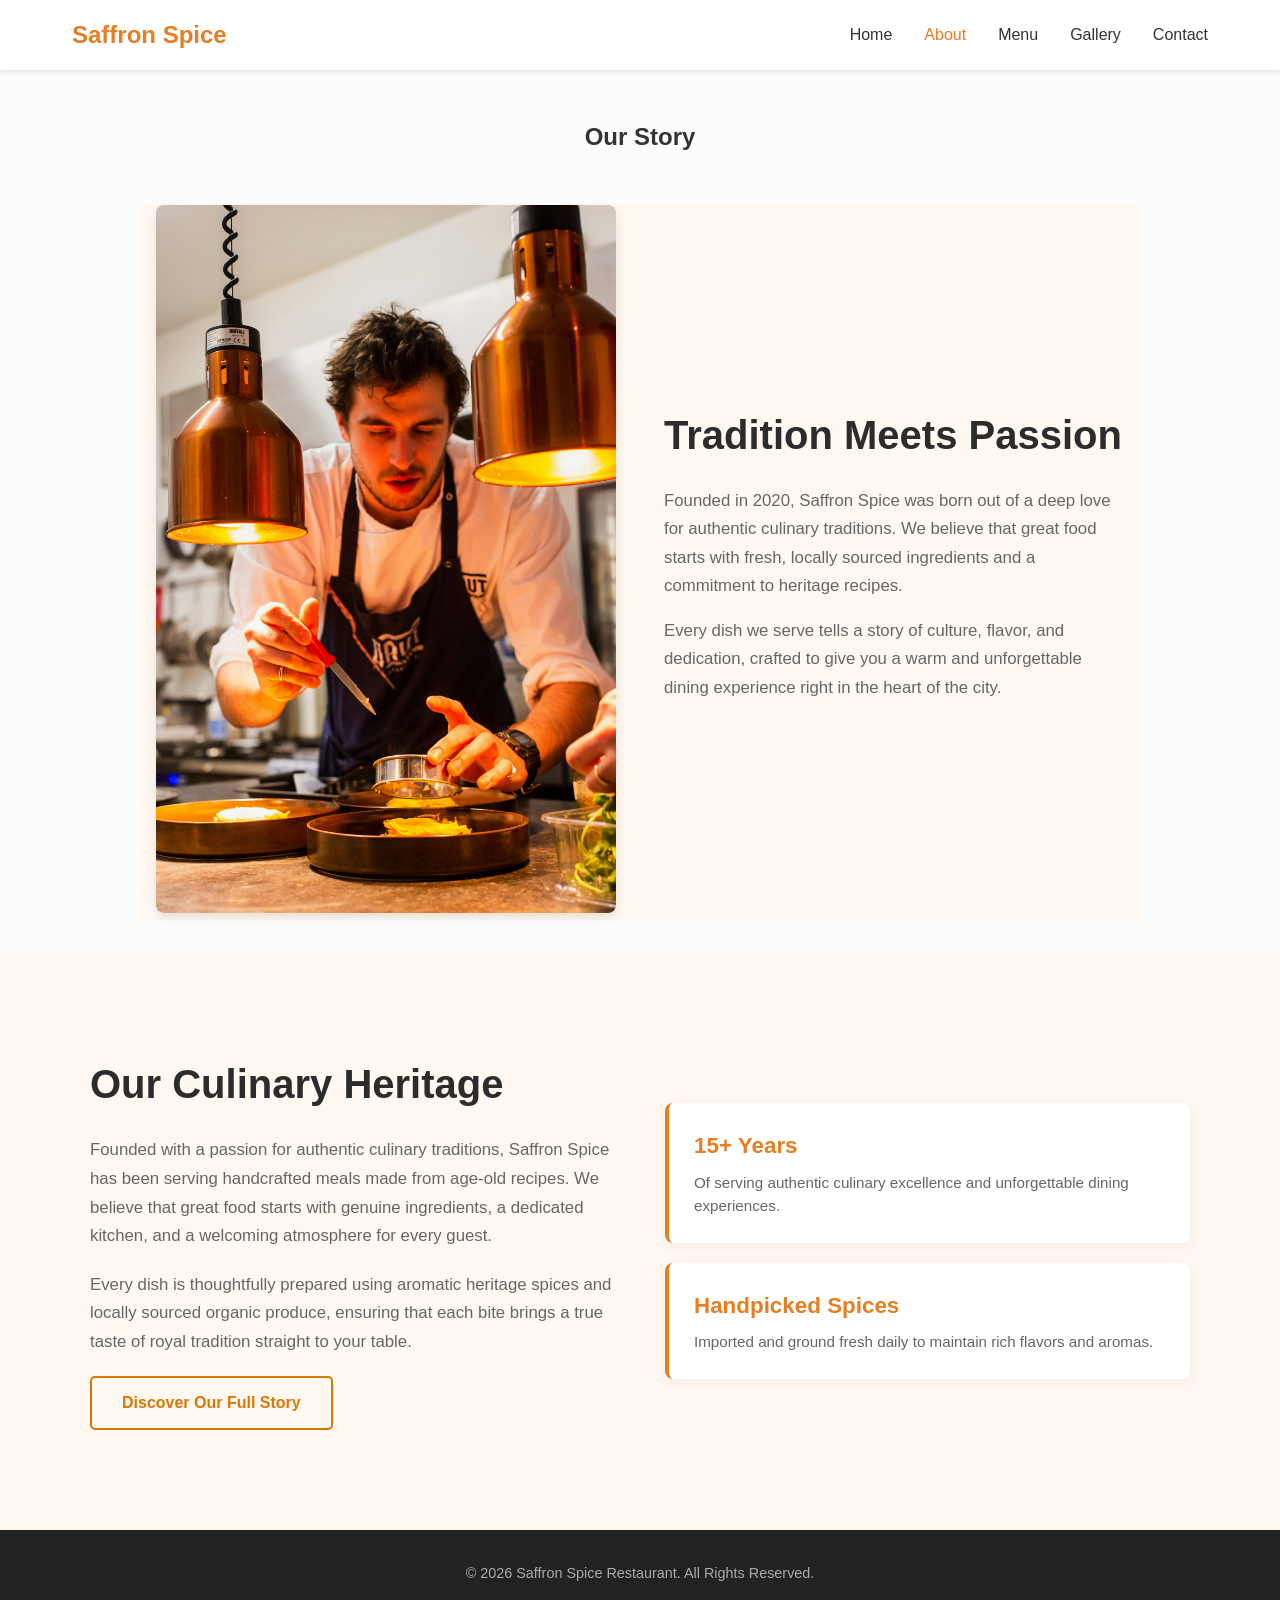
<file: about.html>
<!DOCTYPE html>
<html lang="en">
<head>
  <meta charset="UTF-8">
  <meta name="viewport" content="width=device-width, initial-scale=1.0">
  <title>Saffron Spice - About Us</title>
  <link rel="stylesheet" href="Css/style.css">
</head>
<body>
  <header>
    <nav>
      <div class="logo">Saffron Spice</div>
      <ul class="nav-links">
        <li><a href="index.html">Home</a></li>
        <li><a href="about.html" class="active">About</a></li>
        <li><a href="menu.html">Menu</a></li>
        <li><a href="gallery.html">Gallery</a></li>
        <li><a href="contact.html">Contact</a></li>
      </ul>
      <div class="hamburger">&#9776;</div>
    </nav>
  </header>


  <main>
    <section class="page-header" style="text-align: center; padding: 3rem 1rem 1rem;">
      <h1>Our Story</h1>
    </section>

    <section class="about-section" style="max-width: 1000px; margin: 2rem auto; padding: 0 1rem; display: flex; gap: 3rem; align-items: center; flex-wrap: wrap;">
      <div class="about-img" style="flex: 1; min-width: 300px;">
       <img src="images/cheif.png" alt="Chef preparing food in kitchen" style="width: 100%; border-radius: 8px; box-shadow: 0 4px 10px rgba(0,0,0,0.1);">
      </div>
      <div class="about-text" style="flex: 1; min-width: 300px;">
        <h2>Tradition Meets Passion</h2>
        <p style="margin-bottom: 1rem;">Founded in 2020, Saffron Spice was born out of a deep love for authentic culinary traditions. We believe that great food starts with fresh, locally sourced ingredients and a commitment to heritage recipes.</p>
        <p>Every dish we serve tells a story of culture, flavor, and dedication, crafted to give you a warm and unforgettable dining experience right in the heart of the city.</p>
      </div>
    </section>
    <section class="about-section">
      <div class="about-container">
        <div class="about-text">
          <h2>Our Culinary Heritage</h2>
          <p>Founded with a passion for authentic culinary traditions, Saffron Spice has been serving handcrafted meals made from age-old recipes. We believe that great food starts with genuine ingredients, a dedicated kitchen, and a welcoming atmosphere for every guest.</p>
          <p>Every dish is thoughtfully prepared using aromatic heritage spices and locally sourced organic produce, ensuring that each bite brings a true taste of royal tradition straight to your table.</p>
          <a href="about.html" class="btn-secondary">Discover Our Full Story</a>
        </div>
        <div class="about-features-grid">
          <div class="about-card">
            <h3>15+ Years</h3>
            <p>Of serving authentic culinary excellence and unforgettable dining experiences.</p>
          </div>
          <div class="about-card">
            <h3>Handpicked Spices</h3>
            <p>Imported and ground fresh daily to maintain rich flavors and aromas.</p>
          </div>
        </div>
      </div>
    </section>
  </main>

  <footer>
    <p>&copy; 2026 Saffron Spice Restaurant. All Rights Reserved.</p>
  </footer>

  <script src="js/main.js"></script>
</body>
</html>
</file>
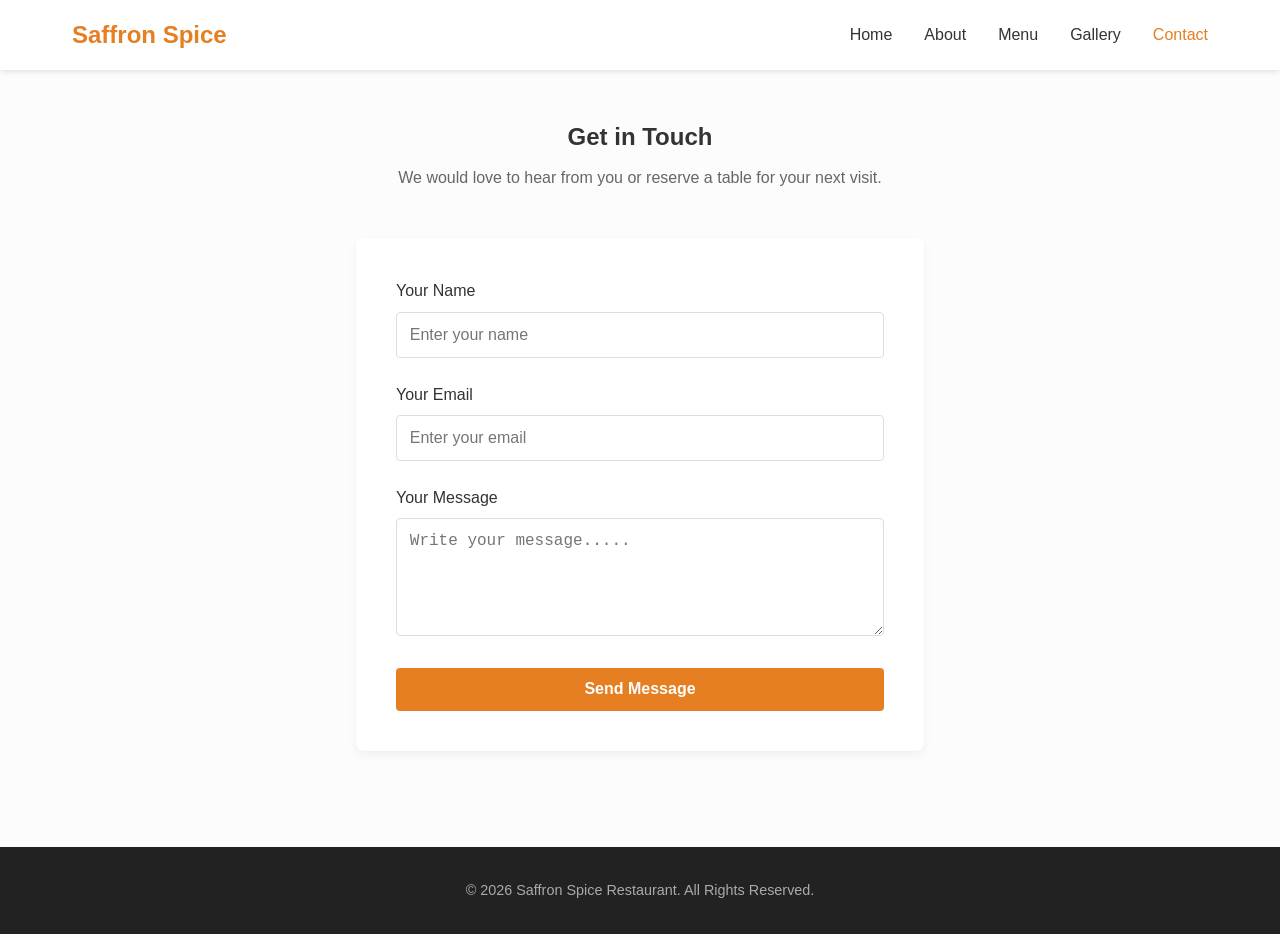
<file: contact.html>
<!DOCTYPE html>
<html lang="en">
<head>
  <meta charset="UTF-8">
  <meta name="viewport" content="width=device-width, initial-scale=1.0">
  <title>Saffron Spice - Contact Us</title>
  <link rel="stylesheet" href="Css/style.css">
</head>
<body>
  <header>
    <nav>
      <div class="logo">Saffron Spice</div>
      <ul class="nav-links">
        <li><a href="index.html">Home</a></li>
        <li><a href="about.html">About</a></li>
        <li><a href="menu.html">Menu</a></li>
        <li><a href="gallery.html">Gallery</a></li>
        <li><a href="contact.html" class="active">Contact</a></li>
      </ul>
      <div class="hamburger">&#9776;</div>
    </nav>
  </header>

  
  <main>
    <section class="page-header" style="text-align: center; padding: 3rem 1rem 1rem;">
      <h1>Get in Touch</h1>
      <p style="color: #666; margin-top: 0.5rem;">We would love to hear from you or reserve a table for your next visit.</p>
    </section>

    <!-- Contact Section -->
    <section class="contact-section" style="max-width: 600px; margin: 2rem auto; padding: 0 1rem 4rem;">
      <form id="contactForm" style="background: white; padding: 2.5rem; border-radius: 8px; box-shadow: 0 4px 10px rgba(0,0,0,0.05);">
        <div style="margin-bottom: 1.5rem;">
          <label for="name" style="display: block; margin-bottom: 0.5rem; font-weight: 500;">Your Name</label>
          <input type="text" id="name" placeholder="Enter your name" required style="width: 100%; padding: 0.8rem; border: 1px solid #ddd; border-radius: 4px; font-size: 1rem;">
        </div>
        
        <div style="margin-bottom: 1.5rem;">
          <label for="email" style="display: block; margin-bottom: 0.5rem; font-weight: 500;">Your Email</label>
          <input type="email" id="email" placeholder="Enter your email" required style="width: 100%; padding: 0.8rem; border: 1px solid #ddd; border-radius: 4px; font-size: 1rem;">
        </div>

        <div style="margin-bottom: 1.5rem;">
          <label for="message" style="display: block; margin-bottom: 0.5rem; font-weight: 500;">Your Message</label>
          <textarea id="message" rows="5" placeholder="Write your message..... " required style="width: 100%; padding: 0.8rem; border: 1px solid #ddd; border-radius: 4px; font-size: 1rem; resize: vertical;"></textarea>
        </div>

        <button type="submit" style="background: #e67e22; color: white; border: none; padding: 0.8rem 2rem; font-size: 1rem; font-weight: bold; border-radius: 4px; cursor: pointer; width: 100%;">Send Message</button>
      </form>
    </section>
  </main>


  <footer>
    <p>&copy; 2026 Saffron Spice Restaurant. All Rights Reserved.</p>
  </footer>

  <script src="js/main.js"></script>
</body>
</html>
</file>
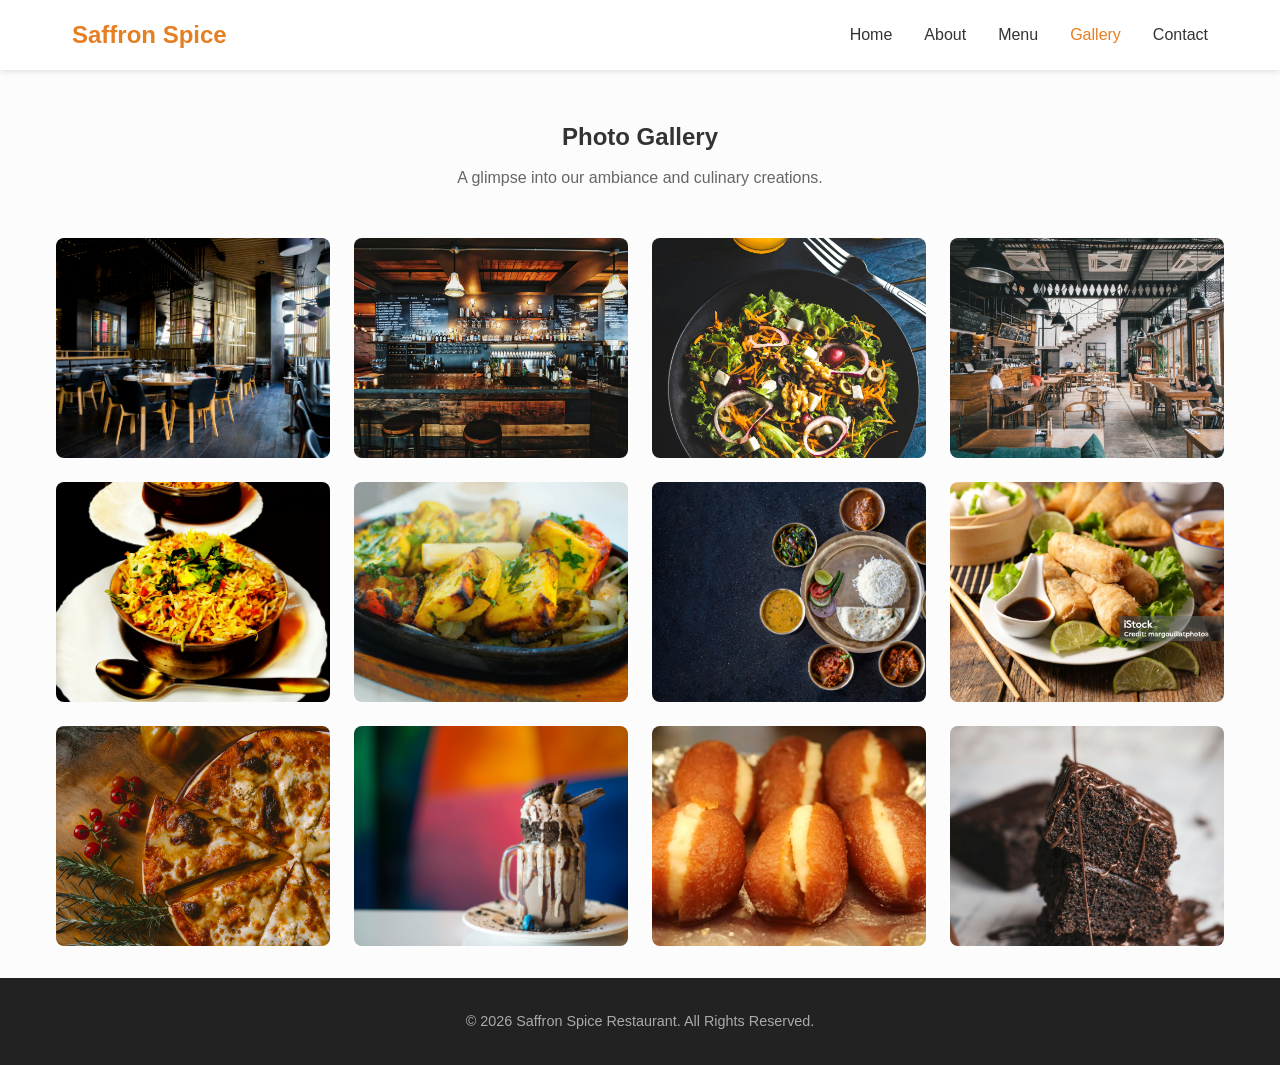
<file: gallery.html>
<!DOCTYPE html>
<html lang="en">
<head>
  <meta charset="UTF-8">
  <meta name="viewport" content="width=device-width, initial-scale=1.0">
  <title>Saffron Spice - Gallery</title>
  <link rel="stylesheet" href="Css/style.css">
</head>
<body>

  <header>
    <nav>
      <div class="logo">Saffron Spice</div>
      <ul class="nav-links">
        <li><a href="index.html">Home</a></li>
        <li><a href="about.html">About</a></li>
        <li><a href="menu.html">Menu</a></li>
        <li><a href="gallery.html" class="active">Gallery</a></li>
        <li><a href="contact.html">Contact</a></li>
      </ul>
      <div class="hamburger">&#9776;</div>
    </nav>
  </header>


  <main>
    <section class="page-header" style="text-align: center; padding: 3rem 1rem 1rem;">
      <h1>Photo Gallery</h1>
      <p style="color: #666; margin-top: 0.5rem;">A glimpse into our ambiance and culinary creations.</p>
    </section>

  
  
    <section class="gallery-section" style="max-width: 1200px; margin: 2rem auto; padding: 0 1rem;">
      <div class="gallery-grid" style="display: grid; grid-template-columns: repeat(auto-fit, minmax(250px, 1fr)); gap: 1.5rem;">
        <img src="images/Resturent.png" alt="Restaurant Interior" style="width: 100%; height: 220px; object-fit: cover; border-radius: 8px; cursor: pointer;">
        <img src="images/Gallery.png" alt="Gallery View 1" style="width: 100%; height: 220px; object-fit: cover; border-radius: 8px; cursor: pointer;">
        <img src="images/Gallery2.png" alt="Gallery View 2" style="width: 100%; height: 220px; object-fit: cover; border-radius: 8px; cursor: pointer;">
        <img src="images/Gallery3.png" alt="Gallery View 3" style="width: 100%; height: 220px; object-fit: cover; border-radius: 8px; cursor: pointer;">
        <img src="images/Briyani.png" alt="Special Biryani" style="width: 100%; height: 220px; object-fit: cover; border-radius: 8px; cursor: pointer;">
        <img src="images/Tikka.png" alt="Special Tikka" style="width: 100%; height: 220px; object-fit: cover; border-radius: 8px; cursor: pointer;">
        <img src="images/Gallery4.png" alt="Butter Garlic Naan" style="width: 100%; height: 220px; object-fit: cover; border-radius: 8px; cursor: pointer;">
        <img src="images/Spring Rolls.png" alt="Crispy Spring Rolls" style="width: 100%; height: 220px; object-fit: cover; border-radius: 8px; cursor: pointer;">
        <img src="images/Pepperoni Pizza.png" alt="Classic Pepperoni Pizza" style="width: 100%; height: 220px; object-fit: cover; border-radius: 8px; cursor: pointer;">
         <img src="images/Gallery5.png" alt="Royal Mango Lassi" style="width: 100%; height: 220px; object-fit: cover; border-radius: 8px; cursor: pointer;">
        <img src="images/Gulab Jamun.png" alt="Royal Gulab Jamun" style="width: 100%; height: 220px; object-fit: cover; border-radius: 8px; cursor: pointer;">
        <img src="images/Chocolate Brownie.png" alt="Sizzling Brownie" style="width: 100%; height: 220px; object-fit: cover; border-radius: 8px; cursor: pointer;">
      </div>
      </div>
    </section>
  </main>


  <footer>
    <p>&copy; 2026 Saffron Spice Restaurant. All Rights Reserved.</p>
  </footer>

  <script src="js/main.js"></script>
</body>
</html>
</file>
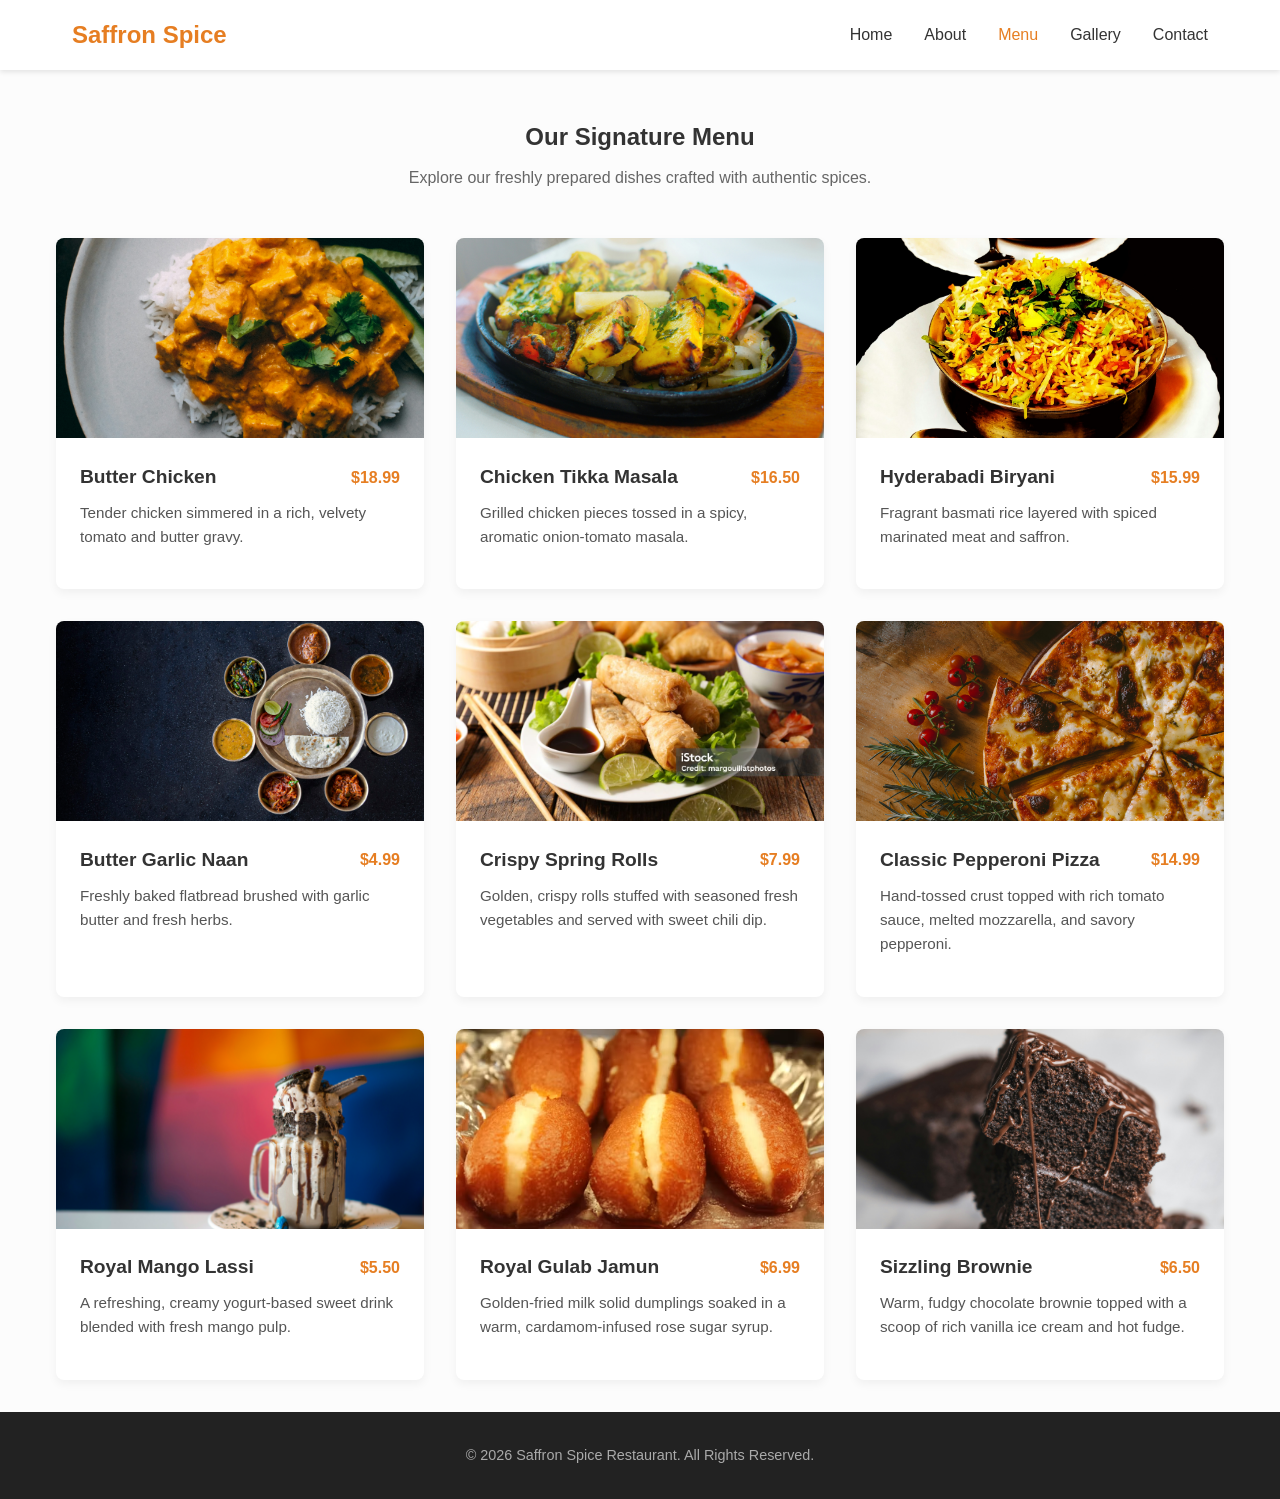
<file: menu.html>
<!DOCTYPE html>
<html lang="en">
<head>
  <meta charset="UTF-8">
  <meta name="viewport" content="width=device-width, initial-scale=1.0">
  <title>Saffron Spice - Menu</title>
  <link rel="stylesheet" href="Css/style.css">
</head>
<body>

  <header>
    <nav>
      <div class="logo">Saffron Spice</div>
      <ul class="nav-links">
        <li><a href="index.html">Home</a></li>
        <li><a href="about.html">About</a></li>
        <li><a href="menu.html" class="active">Menu</a></li>
        <li><a href="gallery.html">Gallery</a></li>
        <li><a href="contact.html">Contact</a></li>
      </ul>
      <div class="hamburger">&#9776;</div>
    </nav>
  </header>

 
  <main>
    <section class="page-header" style="text-align: center; padding: 3rem 1rem 1rem;">
      <h1>Our Signature Menu</h1>
      <p style="color: #666; margin-top: 0.5rem;">Explore our freshly prepared dishes crafted with authentic spices.</p>
    </section>


    <section class="menu-section" style="max-width: 1200px; margin: 2rem auto; padding: 0 1rem;">
      <div class="menu-grid" style="display: grid; grid-template-columns: repeat(auto-fit, minmax(280px, 1fr)); gap: 2rem;">
        
        <article class="menu-card" style="background: white; border-radius: 8px; overflow: hidden; box-shadow: 0 4px 10px rgba(0,0,0,0.05); padding-bottom: 1.5rem;">
          <img src="images/Buffer.png" alt="Butter Chicken" style="width: 100%; height: 200px; object-fit: cover;">
          <div style="padding: 1rem 1.5rem;">
            <div style="display: flex; justify-content: space-between; align-items: center; margin-bottom: 0.5rem;">
              <h3 style="font-size: 1.2rem;">Butter Chicken</h3>
              <span style="color: #e67e22; font-weight: bold;">$18.99</span>
            </div>
            <p style="font-size: 0.95rem; color: #555;">Tender chicken simmered in a rich, velvety tomato and butter gravy.</p>
          </div>
        </article>

        <article class="menu-card" style="background: white; border-radius: 8px; overflow: hidden; box-shadow: 0 4px 10px rgba(0,0,0,0.05); padding-bottom: 1.5rem;">
          <img src="images/Tikka.png" alt="Chicken Tikka" style="width: 100%; height: 200px; object-fit: cover;">
          <div style="padding: 1rem 1.5rem;">
            <div style="display: flex; justify-content: space-between; align-items: center; margin-bottom: 0.5rem;">
              <h3 style="font-size: 1.2rem;">Chicken Tikka Masala</h3>
              <span style="color: #e67e22; font-weight: bold;">$16.50</span>
            </div>
            <p style="font-size: 0.95rem; color: #555;">Grilled chicken pieces tossed in a spicy, aromatic onion-tomato masala.</p>
          </div>
        </article>

        <article class="menu-card" style="background: white; border-radius: 8px; overflow: hidden; box-shadow: 0 4px 10px rgba(0,0,0,0.05); padding-bottom: 1.5rem;">
          <img src="images/Briyani.png" alt="Hyderabadi Biryani" style="width: 100%; height: 200px; object-fit: cover;">
          <div style="padding: 1rem 1.5rem;">
            <div style="display: flex; justify-content: space-between; align-items: center; margin-bottom: 0.5rem;">
              <h3 style="font-size: 1.2rem;">Hyderabadi Biryani</h3>
              <span style="color: #e67e22; font-weight: bold;">$15.99</span>
            </div>
            <p style="font-size: 0.95rem; color: #555;">Fragrant basmati rice layered with spiced marinated meat and saffron.</p>
          </div>
        </article>
        <article class="menu-card" style="background: white; border-radius: 8px; overflow: hidden; box-shadow: 0 4px 10px rgba(0,0,0,0.05); padding-bottom: 1.5rem;">
          <img src="images/Gallery4.png" alt="Garlic Naan" style="width: 100%; height: 200px; object-fit: cover;">
          <div style="padding: 1rem 1.5rem;">
            <div style="display: flex; justify-content: space-between; align-items: center; margin-bottom: 0.5rem;">
              <h3 style="font-size: 1.2rem;">Butter Garlic Naan</h3>
              <span style="color: #e67e22; font-weight: bold;">$4.99</span>
            </div>
            <p style="font-size: 0.95rem; color: #555;">Freshly baked flatbread brushed with garlic butter and fresh herbs.</p>
          </div>
        </article>


        <article class="menu-card" style="background: white; border-radius: 8px; overflow: hidden; box-shadow: 0 4px 10px rgba(0,0,0,0.05); padding-bottom: 1.5rem;">
          <img src="images/Spring Rolls.png" alt="Spring Rolls" style="width: 100%; height: 200px; object-fit: cover;">
          <div style="padding: 1rem 1.5rem;">
            <div style="display: flex; justify-content: space-between; align-items: center; margin-bottom: 0.5rem;">
              <h3 style="font-size: 1.2rem;">Crispy Spring Rolls</h3>
              <span style="color: #e67e22; font-weight: bold;">$7.99</span>
            </div>
            <p style="font-size: 0.95rem; color: #555;">Golden, crispy rolls stuffed with seasoned fresh vegetables and served with sweet chili dip.</p>
          </div>
        </article>
        <article class="menu-card" style="background: white; border-radius: 8px; overflow: hidden; box-shadow: 0 4px 10px rgba(0,0,0,0.05); padding-bottom: 1.5rem;">
          <img src="images/Pepperoni Pizza.png" alt="Pepperoni Pizza" style="width: 100%; height: 200px; object-fit: cover;">
          <div style="padding: 1rem 1.5rem;">
            <div style="display: flex; justify-content: space-between; align-items: center; margin-bottom: 0.5rem;">
              <h3 style="font-size: 1.2rem;">Classic Pepperoni Pizza</h3>
              <span style="color: #e67e22; font-weight: bold;">$14.99</span>
            </div>
            <p style="font-size: 0.95rem; color: #555;">Hand-tossed crust topped with rich tomato sauce, melted mozzarella, and savory pepperoni.</p>
          </div>
        </article>
        
        <article class="menu-card" style="background: white; border-radius: 8px; overflow: hidden; box-shadow: 0 4px 10px rgba(0,0,0,0.05); padding-bottom: 1.5rem;">
          <img src="images/Gallery5.png" alt="Mango Lassi" style="width: 100%; height: 200px; object-fit: cover;">
          <div style="padding: 1rem 1.5rem;">
            <div style="display: flex; justify-content: space-between; align-items: center; margin-bottom: 0.5rem;">
              <h3 style="font-size: 1.2rem;">Royal Mango Lassi</h3>
              <span style="color: #e67e22; font-weight: bold;">$5.50</span>
            </div>
            <p style="font-size: 0.95rem; color: #555;">A refreshing, creamy yogurt-based sweet drink blended with fresh mango pulp.</p>
          </div>
        </article>
        <article class="menu-card" style="background: white; border-radius: 8px; overflow: hidden; box-shadow: 0 4px 10px rgba(0,0,0,0.05); padding-bottom: 1.5rem;">
          <img src="images/Gulab Jamun.png" alt="Gulab Jamun" style="width: 100%; height: 200px; object-fit: cover;">
          <div style="padding: 1rem 1.5rem;">
            <div style="display: flex; justify-content: space-between; align-items: center; margin-bottom: 0.5rem;">
              <h3 style="font-size: 1.2rem;">Royal Gulab Jamun</h3>
              <span style="color: #e67e22; font-weight: bold;">$6.99</span>
            </div>
            <p style="font-size: 0.95rem; color: #555;">Golden-fried milk solid dumplings soaked in a warm, cardamom-infused rose sugar syrup.</p>
          </div>
        </article>
        <article class="menu-card" style="background: white; border-radius: 8px; overflow: hidden; box-shadow: 0 4px 10px rgba(0,0,0,0.05); padding-bottom: 1.5rem;">
          <img src="images/Chocolate Brownie.png" alt="Chocolate Brownie" style="width: 100%; height: 200px; object-fit: cover;">
          <div style="padding: 1rem 1.5rem;">
            <div style="display: flex; justify-content: space-between; align-items: center; margin-bottom: 0.5rem;">
              <h3 style="font-size: 1.2rem;">Sizzling Brownie</h3>
              <span style="color: #e67e22; font-weight: bold;">$6.50</span>
            </div>
            <p style="font-size: 0.95rem; color: #555;">Warm, fudgy chocolate brownie topped with a scoop of rich vanilla ice cream and hot fudge.</p>
          </div>
        </article>

      </div>
    </section>
  </main>


  <footer>
    <p>&copy; 2026 Saffron Spice Restaurant. All Rights Reserved.</p>
  </footer>

  <script src="js/main.js"></script>
</body>
</html>
</file>
<file: Css/style.css>
:root {
  --primary-color: #e67e22;
  --primary-dark: #d35400;
  --text-color: #333333;
  --bg-color: #fcfcfc;
  --white: #ffffff;
  --transition: all 0.3s ease-in-out;
}

* {
  margin: 0;
  padding: 0;
  box-sizing: border-box;
}

body {
  font-family: 'Segoe UI', Tahoma, Geneva, Verdana, sans-serif;
  color: var(--text-color);
  background-color: var(--bg-color);
  line-height: 1.6;
  display: flex;
  flex-direction: column;
  min-height: 100vh;
}

main {
  flex: 1;
}

header {
  background: var(--white);
  box-shadow: 0 2px 5px rgba(0, 0, 0, 0.1);
  position: sticky;
  top: 0;
  z-index: 1000;
}

nav {
  display: flex;
  justify-content: space-between;
  align-items: center;
  max-width: 1200px;
  margin: 0 auto;
  padding: 1rem 2rem;
}

.logo {
  font-size: 1.5rem;
  font-weight: bold;
  color: var(--primary-color);
}

.nav-links {
  display: flex;
  list-style: none;
  gap: 2rem;
}

.nav-links a {
  text-decoration: none;
  color: var(--text-color);
  font-weight: 500;
  transition: var(--transition);
}

.nav-links a:hover, 
.nav-links a.active {
  color: var(--primary-color);
}

.hamburger {
  display: none;
  cursor: pointer;
  font-size: 1.8rem;
}

.hero {
  background: linear-gradient(rgba(0, 0, 0, 0.5), rgba(0, 0, 0, 0.5)), url('../images/hero-bg.jpg') center/cover;
  height: 70vh;
  display: flex;
  align-items: center;
  justify-content: center;
  text-align: center;
  color: var(--white);
  padding: 0 1rem;
}

.hero-content h1 {
  font-size: 3rem;
  margin-bottom: 1rem;
}

.hero-content p {
  font-size: 1.2rem;
  margin-bottom: 2rem;
}

.btn-primary {
  background: var(--primary-color);
  color: var(--white);
  padding: 0.8rem 2rem;
  text-decoration: none;
  border-radius: 5px;
  font-weight: bold;
  transition: var(--transition);
}

.btn-primary:hover {
  background: var(--primary-dark);
}

.testimonials {
  max-width: 800px;
  margin: 4rem auto;
  text-align: center;
  padding: 0 1rem;
}

.testimonials h2 {
  margin-bottom: 2rem;
}

.testimonial-container {
  position: relative;
  min-height: 100px;
}

.testimonial-slide {
  display: none;
  font-size: 1.1rem;
  font-style: italic;
}

.testimonial-slide.active {
  display: block;
}

.testimonial-slide span {
  display: block;
  margin-top: 0.5rem;
  font-weight: bold;
  color: var(--primary-color);
}

footer {
  background: #222;
  color: var(--white);
  text-align: center;
  padding: 2rem 1rem;
  margin-top: 0;
}

footer p {
  font-size: 0.9rem;
  color: #aaa;
}

@media (max-width: 768px) {
  .nav-links {
    position: absolute;
    top: 70px;
    right: -100%;
    flex-direction: column;
    background: var(--white);
    width: 100%;
    text-align: center;
    padding: 2rem 0;
    box-shadow: 0 5px 10px rgba(0, 0, 0, 0.1);
    transition: var(--transition);
  }

  .nav-links.active {
    right: 0;
  }

  .hamburger {
    display: block;
  }

  .hero-content h1 {
    font-size: 2.2rem;
  }
}

.menu-card, .gallery-grid img {
  transition: transform 0.3s ease, box-shadow 0.3s ease;
}

.menu-card:hover, .gallery-grid img:hover {
  transform: translateY(-5px);
  box-shadow: 0 8px 20px rgba(0, 0, 0, 0.15);
}

.about-teaser {
  padding: 80px 20px;
  background-color: #fff8f0;
  text-align: center;
}

.about-teaser .about-content {
  max-width: 700px;
  margin: 0 auto;
}

.about-teaser h2 {
  font-size: 2.5rem;
  color: #2c2c2c;
  margin-bottom: 20px;
}

.about-teaser p {
  font-size: 1.1rem;
  color: #666;
  line-height: 1.6;
  margin-bottom: 30px;
}

.btn-secondary {
  display: inline-block;
  padding: 12px 30px;
  background-color: transparent;
  color: #d97706;
  border: 2px solid #d97706;
  text-decoration: none;
  font-weight: bold;
  border-radius: 5px;
  transition: all 0.3s ease;
}

.btn-secondary:hover {
  background-color: #d97706;
  color: #fff;
}

.featured-dishes {
  padding: 80px 20px;
  background-color: #ffffff;
  text-align: center;
}

.featured-dishes h2 {
  font-size: 2.5rem;
  color: #2c2c2c;
  margin-bottom: 40px;
}

.dish-grid {
  display: grid;
  grid-template-columns: repeat(auto-fit, minmax(280px, 1fr));
  gap: 30px;
  max-width: 1100px;
  margin: 0 auto;
}

.dish-card {
  background: #fff;
  border-radius: 8px;
  overflow: hidden;
  box-shadow: 0 4px 15px rgba(0, 0, 0, 0.08);
  transition: transform 0.3s ease;
  text-align: left;
}

.dish-card:hover {
  transform: translateY(-5px);
}

.dish-card img {
  width: 100%;
  height: 200px;
  object-fit: cover;
}

.dish-card h3 {
  font-size: 1.3rem;
  color: #333;
  margin: 15px 20px 10px 20px;
}

.dish-card p {
  font-size: 0.95rem;
  color: #666;
  margin: 0 20px 20px 20px;
  line-height: 1.5;
}

.why-choose-us {
  padding: 80px 20px;
  background-color: #fdfbf7;
  text-align: center;
}

.features-container {
  max-width: 1100px;
  margin: 0 auto;
}

.why-choose-us h2 {
  font-size: 2.5rem;
  color: #2c2c2c;
  margin-bottom: 40px;
}

.features-grid {
  display: grid;
  grid-template-columns: repeat(auto-fit, minmax(280px, 1fr));
  gap: 30px;
}

.feature-item {
  background: #ffffff;
  padding: 30px;
  border-radius: 8px;
  box-shadow: 0 4px 15px rgba(0, 0, 0, 0.05);
  text-align: left;
  transition: transform 0.3s ease;
}

.feature-item:hover {
  transform: translateY(-5px);
}

.feature-item h3 {
  font-size: 1.3rem;
  color: var(--primary-color);
  margin-bottom: 10px;
}

.feature-item p {
  font-size: 0.95rem;
  color: #666;
  line-height: 1.5;
}

.cta-reservation {
  padding: 80px 20px;
  text-align: center;
  color: #ffffff;
  background: linear-gradient(135deg, #1f1f1f 0%, #2c2c2c 100%);
  margin-bottom: 0;
}

.cta-content {
  max-width: 600px;
  margin: 0 auto;
}

.cta-reservation h2 {
  font-size: 2.5rem;
  margin-bottom: 15px;
  color: #ffffff;
}

.cta-reservation p {
  font-size: 1.1rem;
  margin-bottom: 30px;
  color: #cccccc;
}
.about-section {
  padding: 100px 20px;
  background-color: #fff8f0;
}

.about-container {
  max-width: 1100px;
  margin: 0 auto;
  display: grid;
  grid-template-columns: repeat(auto-fit, minmax(280px, 1fr));
  gap: 50px;
  align-items: center;
}

.about-text h2 {
  font-size: 2.5rem;
  color: #2c2c2c;
  margin-bottom: 20px;
}

.about-text p {
  font-size: 1.05rem;
  color: #666;
  line-height: 1.7;
  margin-bottom: 20px;
}

.about-features-grid {
  display: flex;
  flex-direction: column;
  gap: 20px;
}

.about-card {
  background: #ffffff;
  padding: 25px;
  border-radius: 8px;
  box-shadow: 0 4px 15px rgba(0, 0, 0, 0.05);
  border-left: 4px solid var(--primary-color);
}

.about-card h3 {
  font-size: 1.4rem;
  color: var(--primary-color);
  margin-bottom: 8px;
}

.about-card p {
  font-size: 0.95rem;
  color: #666;
  margin: 0;
  line-height: 1.5;
}
</file>
